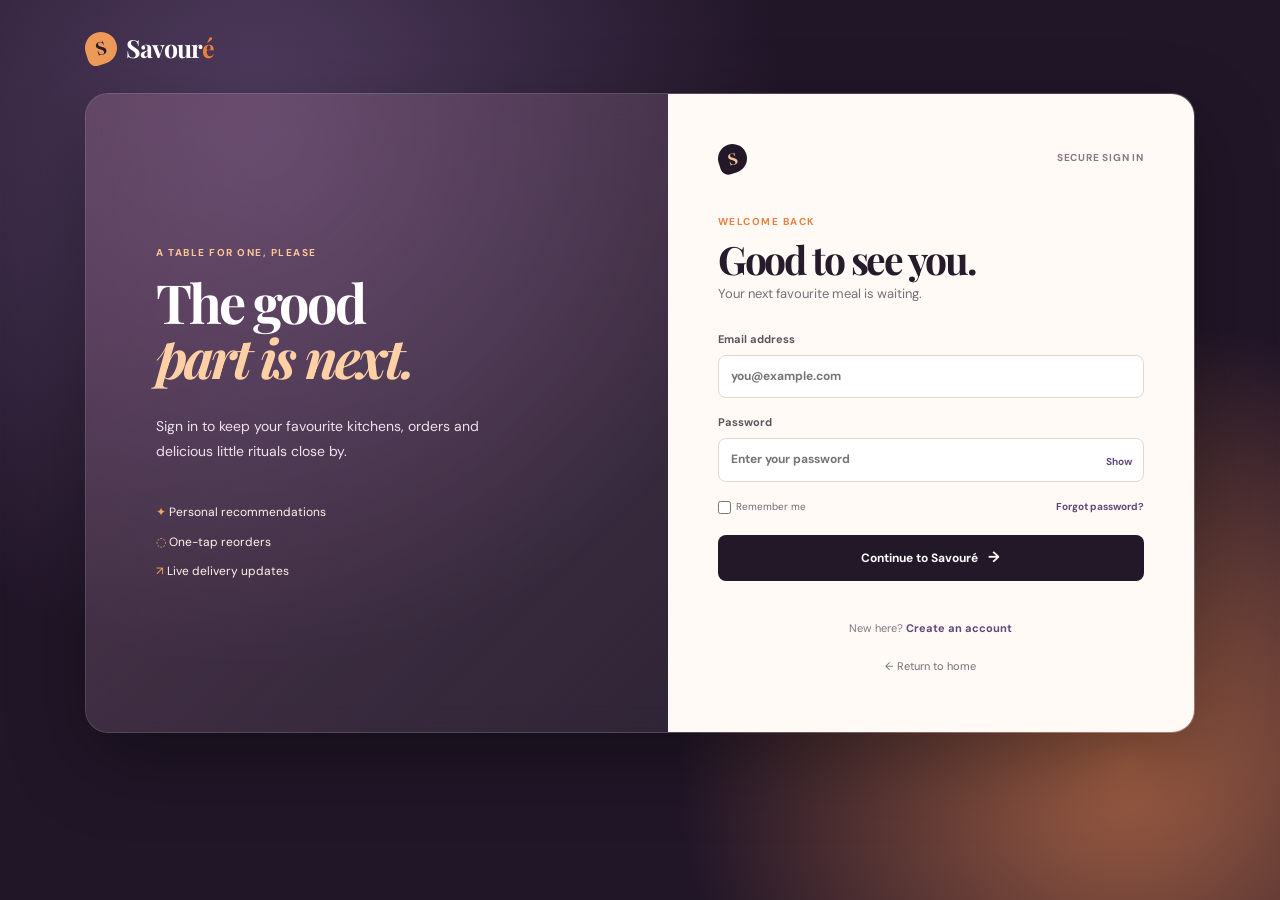
<file: login.html>
<!doctype html>
<html lang="en"><head><meta charset="UTF-8"><meta name="viewport" content="width=device-width, initial-scale=1.0"><meta name="theme-color" content="#211628"><title>Sign in — Savouré</title><link rel="preconnect" href="https://fonts.googleapis.com"><link rel="preconnect" href="https://fonts.gstatic.com" crossorigin><link href="https://fonts.googleapis.com/css2?family=DM+Sans:wght@400;500;600;700&family=Playfair+Display:ital,wght@0,600;0,700;1,600&display=swap" rel="stylesheet"><link rel="stylesheet" href="style.css"></head>
<body class="login-page"><main class="login-layout"><a class="brand login-brand" href="index.html"><span class="brand-mark">S</span><span>Savour<span>é</span></span></a><section class="login-scene"><div class="login-story"><p class="kicker">A TABLE FOR ONE, PLEASE</p><h1>The good<br><em>part is next.</em></h1><p>Sign in to keep your favourite kitchens, orders and delicious little rituals close by.</p><div class="login-benefits"><span>✦ Personal recommendations</span><span>◌ One-tap reorders</span><span>↗ Live delivery updates</span></div></div><div class="login-panel"><div class="panel-top"><span class="mini-mark">S</span><span>Secure sign in</span></div><p class="kicker">WELCOME BACK</p><h2>Good to see you.</h2><p class="login-intro">Your next favourite meal is waiting.</p><form id="loginForm" novalidate><label for="loginEmail">Email address<input id="loginEmail" type="email" placeholder="you@example.com" required autocomplete="email"></label><label for="loginPassword">Password<span class="password-wrap"><input id="loginPassword" type="password" placeholder="Enter your password" required minlength="4" autocomplete="current-password"><button type="button" id="togglePassword" aria-label="Show password">Show</button></span></label><div class="login-options"><label><input type="checkbox"> Remember me</label><a href="#">Forgot password?</a></div><button class="primary login-submit" type="submit">Continue to Savouré <b>→</b></button><p class="login-message" id="loginMessage" role="status"></p></form><p class="signup-text">New here? <a href="#">Create an account</a></p><a class="back-home" href="index.html">← Return to home</a></div></section></main><script src="login.js"></script></body></html>
</file>
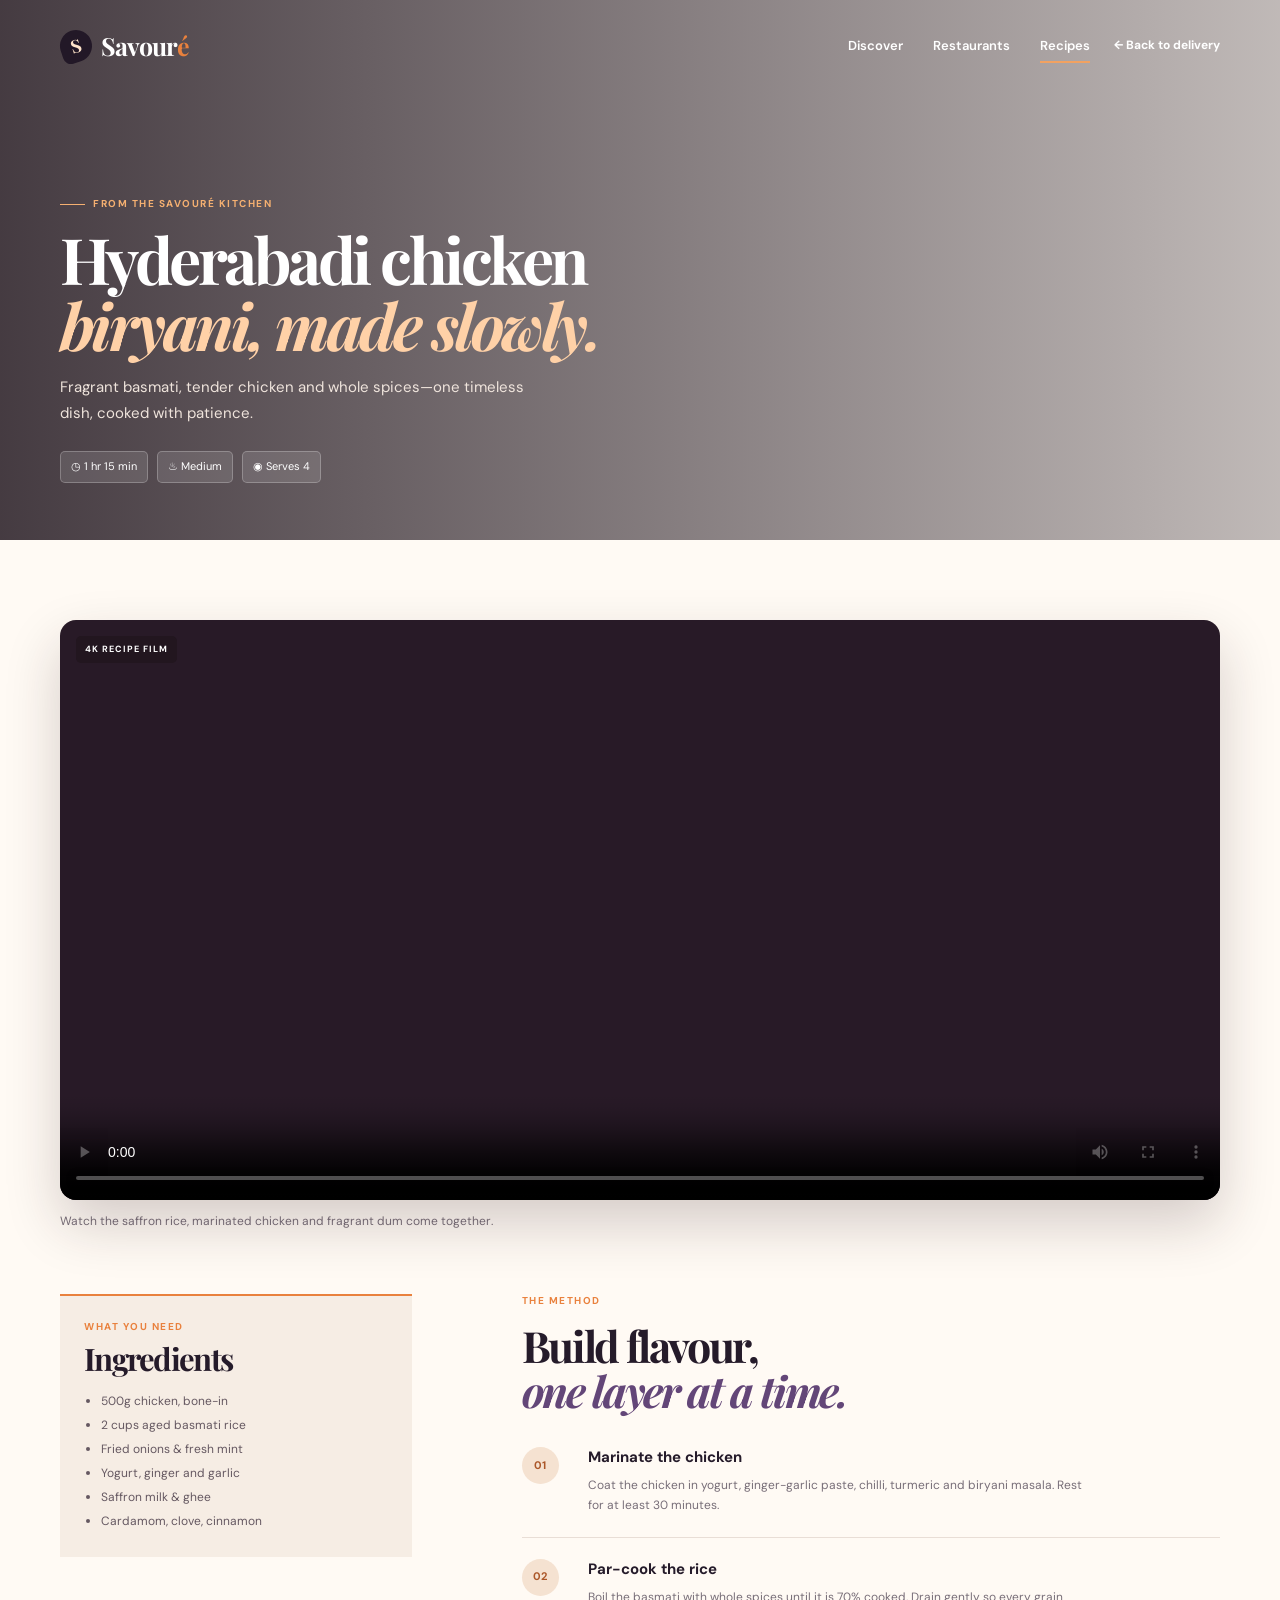
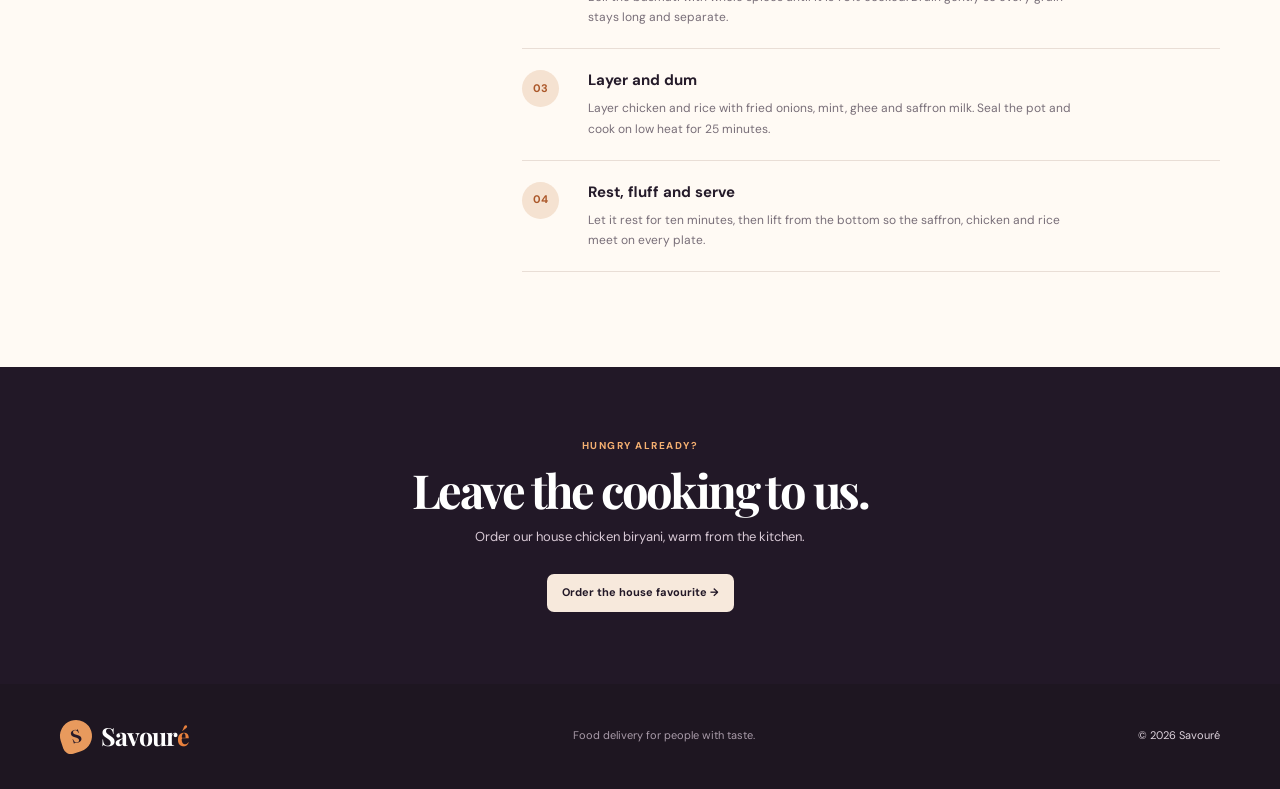
<file: recipe.html>
<!doctype html>
<html lang="en"><head><meta charset="UTF-8"><meta name="viewport" content="width=device-width, initial-scale=1.0"><meta name="theme-color" content="#221827"><title>Chicken Biryani Recipe — Savouré</title><link rel="preconnect" href="https://fonts.googleapis.com"><link rel="preconnect" href="https://fonts.gstatic.com" crossorigin><link href="https://fonts.googleapis.com/css2?family=DM+Sans:wght@400;500;600;700&family=Playfair+Display:ital,wght@0,600;0,700;1,600;1,700&display=swap" rel="stylesheet"><link rel="stylesheet" href="style.css"></head>
<body class="recipe-page"><header class="recipe-hero"><nav class="nav wrap"><a href="index.html" class="brand"><span class="brand-mark">S</span><span>Savour<span>é</span></span></a><div class="nav-links"><a href="index.html#discover">Discover</a><a href="index.html#restaurants">Restaurants</a><a class="active" href="recipe.html">Recipes</a></div><a class="recipe-home" href="index.html">← Back to delivery</a></nav><div class="recipe-hero-copy wrap"><p class="kicker"><i></i> FROM THE SAVOURÉ KITCHEN</p><h1>Hyderabadi chicken<br><em>biryani, made slowly.</em></h1><p>Fragrant basmati, tender chicken and whole spices—one timeless dish, cooked with patience.</p><div class="recipe-time"><span>◷ 1 hr 15 min</span><span>♨ Medium</span><span>◉ Serves 4</span></div></div></header>
<main><section class="recipe-video-section wrap"><div class="recipe-video"><video controls playsinline poster="https://images.unsplash.com/photo-1563379926898-05f4575a45d8?auto=format&fit=crop&w=1400&q=88" aria-label="Indian chicken biryani recipe making video"><source src="https://videos.pexels.com/video-files/30044483/30044483-hd_1920_1080_30fps.mp4" type="video/mp4"></video><span class="video-quality">4K RECIPE FILM</span></div><p class="video-caption">Watch the saffron rice, marinated chicken and fragrant dum come together.</p></section><section class="recipe-content wrap"><aside><p class="kicker">WHAT YOU NEED</p><h2>Ingredients</h2><ul><li>500g chicken, bone-in</li><li>2 cups aged basmati rice</li><li>Fried onions & fresh mint</li><li>Yogurt, ginger and garlic</li><li>Saffron milk & ghee</li><li>Cardamom, clove, cinnamon</li></ul></aside><section class="method"><p class="kicker">THE METHOD</p><h2>Build flavour,<br><em>one layer at a time.</em></h2><article><b>01</b><div><h3>Marinate the chicken</h3><p>Coat the chicken in yogurt, ginger-garlic paste, chilli, turmeric and biryani masala. Rest for at least 30 minutes.</p></div></article><article><b>02</b><div><h3>Par-cook the rice</h3><p>Boil the basmati with whole spices until it is 70% cooked. Drain gently so every grain stays long and separate.</p></div></article><article><b>03</b><div><h3>Layer and dum</h3><p>Layer chicken and rice with fried onions, mint, ghee and saffron milk. Seal the pot and cook on low heat for 25 minutes.</p></div></article><article><b>04</b><div><h3>Rest, fluff and serve</h3><p>Let it rest for ten minutes, then lift from the bottom so the saffron, chicken and rice meet on every plate.</p></div></article></section></section><section class="recipe-order"><div class="wrap"><p class="kicker">HUNGRY ALREADY?</p><h2>Leave the cooking to us.</h2><p>Order our house chicken biryani, warm from the kitchen.</p><a href="index.html#discover" class="light-button">Order the house favourite <b>→</b></a></div></section></main><footer><div class="footer-inner wrap"><a href="index.html" class="brand"><span class="brand-mark">S</span><span>Savour<span>é</span></span></a><p>Food delivery for people with taste.</p><span>© 2026 Savouré</span></div></footer></body></html>
</file>
<file: style.css>
:root{--ink:#251b2a;--deep:#221827;--violet:#634678;--saffron:#e9813d;--cream:#fffaf4;--paper:#fffefd;--muted:#786e78;--line:#e9ded6;--green:#256d58;--shadow:0 20px 55px rgba(56,30,43,.12)}*{box-sizing:border-box}html{scroll-behavior:smooth}body{margin:0;background:var(--cream);color:var(--ink);font-family:"DM Sans",sans-serif;line-height:1.45}.wrap{width:min(1160px,calc(100% - 48px));margin-inline:auto}button,input,textarea,select{font:inherit}button{cursor:pointer;border:0}img{display:block;max-width:100%}.sr-only{position:absolute;width:1px;height:1px;padding:0;margin:-1px;overflow:hidden;clip:rect(0,0,0,0);white-space:nowrap;border:0}.hero-shell{overflow:hidden;background:radial-gradient(circle at 81% 27%,#f7d5b7 0,rgba(247,213,183,.15) 19%,transparent 38%),linear-gradient(112deg,#fff8ef 0%,#f9eee7 100%);min-height:710px}.nav{height:92px;display:flex;align-items:center;justify-content:space-between;gap:24px}.brand{display:inline-flex;align-items:center;gap:9px;color:var(--deep);font-family:"Playfair Display",serif;font-size:25px;font-weight:700;text-decoration:none;letter-spacing:-1px}.brand>span:last-child>span{color:var(--saffron)}.brand-mark{display:grid;place-items:center;width:32px;height:32px;border-radius:50% 50% 50% 8px;background:var(--deep);color:#ffe4ca;font-size:18px;line-height:1;transform:rotate(-18deg)}.nav-links{display:flex;gap:30px;margin-left:auto}.nav-links a{color:#6c626b;text-decoration:none;font-size:13px;font-weight:600}.nav-links a:hover,.nav-links a.active{color:var(--deep)}.nav-links .active{position:relative}.nav-links .active:after{content:"";position:absolute;left:0;right:0;bottom:-8px;height:2px;background:var(--saffron)}.nav-actions{display:flex;align-items:center;gap:16px}.location{background:transparent;color:#5c505d;font-size:13px}.location:first-letter{color:var(--saffron);font-size:20px}.sign-in{background:transparent;color:var(--deep);font-size:13px;font-weight:700}.bag-button{padding:10px 13px;border-radius:10px;background:var(--deep);color:#fff;font-size:12px;font-weight:700}.bag-button span{display:inline-grid;place-items:center;width:18px;height:18px;margin-left:5px;border-radius:50%;background:#f3c59e;color:var(--deep);font-size:10px}.hero{padding:70px 0 90px;display:grid;grid-template-columns:1fr .88fr;align-items:center;gap:72px}.kicker{display:flex;align-items:center;gap:8px;margin:0;color:var(--saffron);font-size:10px;font-weight:700;letter-spacing:.15em}.kicker i{width:25px;height:1px;background:currentColor}.hero h1,.section-top h2,.section-title-row h2,.checkout h2,.membership h2{margin:14px 0 18px;font-family:"Playfair Display",serif;font-size:clamp(43px,5vw,67px);font-weight:600;line-height:1.03;letter-spacing:-.055em}.hero h1 em,.section-top h2 em,.section-title-row h2 em,.checkout h2 em,.membership h2 em{color:var(--violet);font-weight:600}.intro{max-width:470px;margin:0;color:var(--muted);font-size:16px;line-height:1.75}.search{max-width:540px;margin-top:30px;padding:6px 7px 6px 18px;display:flex;align-items:center;gap:11px;border:1px solid rgba(142,109,96,.18);border-radius:12px;background:rgba(255,255,255,.8);box-shadow:0 14px 30px rgba(73,43,41,.09)}.search>span{font-size:25px;color:var(--saffron)}.search input{min-width:0;flex:1;border:0;outline:0;background:transparent;color:var(--ink);font-size:13px}.search input::placeholder{color:#a59aa1}.search button,.primary{padding:12px 17px;border-radius:8px;background:var(--deep);color:#fff;font-size:12px;font-weight:700;transition:.2s}.search button:hover,.primary:hover{background:var(--violet);transform:translateY(-1px)}button b{margin-left:7px;font-size:15px}.hero-proof{display:flex;align-items:center;gap:11px;margin-top:19px;color:#746a72;font-size:11px}.hero-proof strong{color:var(--deep)}.hero-proof>i{width:3px;height:3px;border-radius:50%;background:#bfafb1}.hero-dish{position:relative;width:min(100%,465px);justify-self:end}.hero-image-wrap{height:480px;overflow:hidden;border-radius:48% 48% 16px 16px;box-shadow:22px 27px 0 #eed4bd,0 28px 50px rgba(76,41,36,.2)}.hero-image-wrap img{width:100%;height:100%;object-fit:cover}.dish-card{position:absolute;bottom:25px;left:-65px;display:flex;align-items:center;gap:11px;padding:13px;border:1px solid rgba(255,255,255,.75);border-radius:13px;background:rgba(255,253,250,.94);box-shadow:0 14px 31px rgba(58,31,37,.17);backdrop-filter:blur(8px)}.dish-icon{display:grid;place-items:center;width:36px;height:36px;border-radius:10px;background:#fae2ce;color:var(--saffron)}.dish-card small,.dish-card strong,.dish-card em{display:block}.dish-card small{font-size:8px;letter-spacing:.1em;color:#998c91}.dish-card strong{font-size:12px}.dish-card em{color:var(--saffron);font-size:10px;font-style:normal}.dish-card button{padding:8px 9px;border:1px solid var(--line);border-radius:7px;background:#fff;color:var(--violet);font-size:10px;font-weight:700}.rating-orb{position:absolute;right:-30px;top:72px;display:grid;place-items:center;width:76px;height:76px;border-radius:50%;background:#e88b4b;color:white;box-shadow:0 8px 20px rgba(173,83,29,.21);transform:rotate(10deg)}.rating-orb b{font-size:20px;line-height:1}.rating-orb span{font-size:11px}.rating-orb small{font-size:8px}.trust{display:grid;grid-template-columns:repeat(3,1fr);gap:45px;padding:31px 10px;border-bottom:1px solid var(--line)}.trust article{display:flex;align-items:center;gap:13px}.trust article>span{display:grid;place-items:center;width:35px;height:35px;border-radius:50%;background:#f4e9de;color:var(--saffron)}.trust b,.trust small{display:block}.trust b{font-size:12px}.trust small{margin-top:2px;color:var(--muted);font-size:11px}.featured,.categories,.restaurants,.bag-section{padding-top:105px}.section-top,.section-title-row{display:flex;justify-content:space-between;align-items:end;gap:35px}.section-top h2,.section-title-row h2{font-size:40px;margin-bottom:0}.section-top>p{max-width:315px;margin:0 0 3px;color:var(--muted);font-size:13px;line-height:1.7}.feature-layout{display:grid;grid-template-columns:1.12fr .88fr;min-height:410px;margin-top:35px;border:1px solid var(--line);border-radius:18px;overflow:hidden;background:var(--paper)}.feature-photo{position:relative;overflow:hidden}.feature-photo img{width:100%;height:100%;object-fit:cover}.feature-photo span,.restaurant-image span{position:absolute;top:15px;left:15px;padding:6px 8px;border-radius:5px;background:#fff9f1;color:#9d4d21;font-size:9px;font-weight:700;letter-spacing:.08em;text-transform:uppercase}.feature-details{align-self:center;padding:42px}.feature-details h3{margin:13px 0;font-family:"Playfair Display",serif;font-size:35px;line-height:1.1;letter-spacing:-.04em}.stars{color:#d77835;font-size:13px;letter-spacing:1px}.stars span{margin-left:7px;color:var(--muted);font-size:11px;letter-spacing:0}.description{color:var(--muted);font-size:13px;line-height:1.75}.food-meta{display:flex;flex-wrap:wrap;gap:9px;margin:20px 0}.food-meta span{padding:5px 8px;border-radius:4px;background:#f7f0e9;color:#6e5c60;font-size:10px}.primary{min-height:42px}.categories{padding-bottom:105px}.quiet-button{padding:9px 0;background:transparent;color:var(--violet);font-size:12px;font-weight:700}.category-list{display:grid;grid-template-columns:repeat(6,1fr);gap:16px;margin-top:30px}.category-card{padding:0;background:transparent;color:var(--ink);font-size:12px;font-weight:700;text-align:center}.category-card img{width:100%;aspect-ratio:1;object-fit:cover;border:2px solid transparent;border-radius:50%;transition:.2s}.category-card span{display:block;margin-top:9px}.category-card:hover img,.category-card.active img{border-color:var(--saffron);transform:translateY(-3px)}.restaurants{padding-bottom:105px;background:linear-gradient(180deg,transparent,#fbf4ed 58%,transparent)}.muted{margin:9px 0 0;color:var(--muted);font-size:12px}.filters{display:flex;gap:8px;margin:27px 0}.filter{padding:8px 13px;border:1px solid var(--line);border-radius:999px;background:var(--paper);color:#655b62;font-size:11px}.filter.active{border-color:var(--deep);background:var(--deep);color:white}.restaurant-list{display:grid;grid-template-columns:repeat(3,1fr);gap:19px}.restaurant-card{overflow:hidden;border:1px solid #eee3dc;border-radius:13px;background:var(--paper);box-shadow:0 9px 25px rgba(69,36,35,.05);transition:transform .2s,box-shadow .2s}.restaurant-card:hover{transform:translateY(-4px);box-shadow:var(--shadow)}.restaurant-image{position:relative;height:178px}.restaurant-image img{width:100%;height:100%;object-fit:cover}.restaurant-info{padding:14px}.restaurant-info>div{display:flex;justify-content:space-between;align-items:center;gap:8px}.restaurant-info h3{margin:0;font-size:15px}.rating{padding:4px 6px;border-radius:4px;background:#e4f3eb;color:var(--green);font-size:10px}.restaurant-info p{margin:5px 0;color:var(--muted);font-size:11px}.restaurant-info small{color:#81777e;font-size:10px}.restaurant-info small i{display:inline-block;width:3px;height:3px;margin:0 5px 2px;border-radius:50%;background:#c0b2b1}.add-button{width:100%;margin-top:15px;padding:10px;border:1px solid #ded2cc;border-radius:7px;background:#fff;color:var(--violet);font-size:11px;font-weight:700}.add-button:hover{border-color:var(--violet);background:#faf8fd}.no-results{padding:30px;text-align:center;color:var(--muted)}.membership{overflow:hidden;background:var(--deep);color:#fff}.membership-inner{min-height:340px;padding:53px 30px;display:flex;align-items:center;justify-content:space-between;position:relative}.membership .kicker{color:#f6ad6f}.membership h2{margin:11px 0;font-size:47px}.membership h2 em{color:#f6ad6f}.membership p:not(.kicker){max-width:390px;color:#d7cbd7;font-size:13px}.light-button{margin-top:10px;padding:11px 15px;border-radius:7px;background:#f7e9dc;color:var(--deep);font-size:11px;font-weight:700}.club-stat{display:grid;place-items:center;width:230px;height:230px;border:1px solid rgba(255,255,255,.22);border-radius:50%;background:radial-gradient(circle,#6d4b6e,#35253a);transform:rotate(11deg);text-align:center}.club-stat span{font-size:10px;letter-spacing:.15em}.club-stat strong{font-family:"Playfair Display",serif;font-size:69px;line-height:.85}.club-stat strong small{font-size:28px}.club-stat b{max-width:105px;font-size:11px}.bag-section{padding-bottom:105px}.empty-bag{padding:48px;border:1px dashed #d9cac2;border-radius:12px;text-align:center;color:var(--muted)}.empty-bag span{color:var(--saffron);font-size:28px}.cart-item{display:grid;grid-template-columns:58px 1fr auto auto 25px;align-items:center;gap:17px;padding:13px 0;border-bottom:1px solid var(--line)}.cart-item img{width:58px;height:48px;object-fit:cover;border-radius:7px}.cart-item h3,.cart-item p{margin:0}.cart-item h3{font-size:13px}.cart-item p{margin-top:3px;color:var(--muted);font-size:11px}.cart-item strong{font-size:13px}.quantity{display:flex;align-items:center;gap:8px}.quantity button{display:grid;place-items:center;width:25px;height:25px;border:1px solid var(--line);border-radius:50%;background:#fff;color:var(--violet)}.quantity span{font-size:12px;font-weight:700}.remove{background:transparent;color:#9e8d92;font-size:22px}.cart-total{display:flex;justify-content:space-between;align-items:center;margin-top:18px;padding:17px 19px;border-radius:11px;background:#f5ebe4}.cart-total small,.cart-total strong{display:block}.cart-total small{color:var(--muted);font-size:10px}.cart-total strong{font-size:18px}.checkout{display:grid;grid-template-columns:.8fr 1.2fr;gap:70px;padding:70px 0 100px;border-top:1px solid var(--line)}.checkout h2{font-size:42px}.checkout-copy>p:not(.kicker){color:var(--muted);font-size:13px;line-height:1.7}.checkout-form{display:grid;grid-template-columns:1fr 1fr;gap:15px}.checkout-form label{color:#645962;font-size:11px;font-weight:700}.checkout-form input,.checkout-form textarea,.checkout-form select{display:block;width:100%;margin-top:6px;padding:11px;border:1px solid #e5d8d1;border-radius:7px;outline:0;background:#fff;color:var(--ink);font-size:12px}.checkout-form input:focus,.checkout-form textarea:focus,.checkout-form select:focus{border-color:var(--violet);box-shadow:0 0 0 3px #eeebf5}.wide{grid-column:1/-1}.checkout-form .primary{justify-self:start}.order-message{margin:0;color:var(--green);font-size:12px}footer{background:#1e1621;color:#ded3dd}.footer-inner{min-height:105px;display:flex;align-items:center;justify-content:space-between;gap:30px;font-size:11px}.footer-inner .brand{color:#fff}.footer-inner .brand-mark{background:#e89a5d;color:#281a28}.footer-inner p{margin:0;color:#a99ba9}@media(max-width:800px){.nav-links,.location{display:none}.nav{height:75px}.hero{grid-template-columns:1fr;padding:53px 0 70px}.hero-dish{justify-self:center;width:min(86%,430px);margin-top:5px}.hero-image-wrap{height:390px}.dish-card{left:-20px}.rating-orb{right:-18px}.trust{gap:18px}.featured,.categories,.restaurants,.bag-section{padding-top:70px}.feature-layout,.checkout{grid-template-columns:1fr}.feature-photo{height:300px}.checkout{gap:22px}.restaurant-list{grid-template-columns:repeat(2,1fr)}.membership-inner{padding-inline:5px}.club-stat{width:180px;height:180px}.category-list{grid-template-columns:repeat(3,1fr);row-gap:25px}.checkout-form{grid-template-columns:1fr}.checkout-form .wide{grid-column:auto}}@media(max-width:540px){.wrap{width:min(100% - 30px,1160px)}.nav-actions{gap:9px}.sign-in{display:none}.hero h1{font-size:43px}.hero-proof{flex-wrap:wrap}.hero-dish{width:calc(100% - 18px)}.hero-image-wrap{height:340px}.dish-card{left:-7px;bottom:14px}.dish-card button{display:none}.trust{grid-template-columns:1fr;gap:15px;padding:25px 0}.section-top,.section-title-row{align-items:start;flex-direction:column;gap:16px}.section-top h2,.section-title-row h2{font-size:34px}.feature-details{padding:28px}.feature-details h3{font-size:30px}.restaurant-list{grid-template-columns:1fr}.membership-inner{min-height:410px;align-items:start;padding-top:50px}.club-stat{position:absolute;right:-28px;bottom:-35px;width:190px;height:190px}.cart-item{grid-template-columns:48px 1fr auto 20px;gap:9px}.cart-item img{width:48px;height:43px}.quantity{grid-row:2;grid-column:2}.cart-item strong{grid-row:2;grid-column:3}.cart-total{align-items:stretch;flex-direction:column;gap:12px}.footer-inner{padding:25px 0;min-height:0;align-items:flex-start;flex-direction:column;gap:11px}}@media(prefers-reduced-motion:reduce){*,*:before,*:after{scroll-behavior:auto!important;transition:none!important}}
/* Homepage video and Savouré sign-in experience */
.recipe-gif{position:relative;background:#3c2521}.recipe-gif>img{width:100%;height:100%;object-fit:cover;animation:recipe-pan 7s ease-in-out infinite}.video-label{position:absolute;z-index:2;left:20px;top:20px;display:flex;align-items:center;gap:6px;padding:7px 9px;border-radius:5px;background:rgba(33,23,28,.58);color:#fff;font-size:8px;font-weight:700;letter-spacing:.1em;backdrop-filter:blur(5px)}.video-label i{width:6px;height:6px;border-radius:50%;background:#ff9c58;box-shadow:0 0 0 3px rgba(255,156,88,.22);animation:pulse 1.4s ease-in-out infinite}.recipe-gif:after{content:"";position:absolute;inset:0;background:linear-gradient(180deg,rgba(38,22,18,.08),transparent 45%,rgba(38,22,18,.3));pointer-events:none}.recipe-gif-steam{position:absolute;z-index:1;top:22%;left:42%;display:flex;gap:30px;height:105px}.recipe-gif-steam i{width:14px;border-radius:50%;border-left:3px solid rgba(255,246,228,.75);filter:blur(.3px);animation:steam 3.6s ease-in-out infinite}.recipe-gif-steam i:nth-child(2){height:85px;animation-delay:1s}.recipe-gif-steam i:nth-child(3){height:65px;animation-delay:2s}.recipe-step{position:absolute;z-index:2;right:17px;bottom:18px;padding:8px 10px;border-radius:6px;background:rgba(255,250,244,.9);color:var(--deep);font-size:9px;font-weight:700;letter-spacing:.06em;box-shadow:0 8px 20px rgba(34,19,19,.18)}.recipe-step b{color:var(--saffron)}.recipe-step em{font-style:normal;text-transform:uppercase}@keyframes recipe-pan{0%,100%{transform:scale(1.04) translate(0,0)}50%{transform:scale(1.15) translate(-2%,-1%)}}@keyframes steam{0%{opacity:0;transform:translateY(23px) scaleX(.65)}35%{opacity:.9}100%{opacity:0;transform:translateY(-20px) scaleX(1.2)}}@keyframes pulse{50%{transform:scale(1.3);opacity:.65}}
.login-page{min-height:100vh;background:radial-gradient(circle at 20% 15%,#523d61,transparent 33rem),radial-gradient(circle at 88% 85%,#9f5e43,transparent 28rem),#211628;color:#fff}.login-layout{min-height:100vh;padding:28px;position:relative}.login-brand{position:absolute;z-index:2;top:30px;left:max(28px,calc((100% - 1110px)/2));color:#fff}.login-brand .brand-mark{background:#ed9a59;color:#2b1b2c}.login-scene{width:min(1110px,100%);min-height:640px;margin:65px auto 0;display:grid;grid-template-columns:1.05fr .95fr;overflow:hidden;border:1px solid rgba(255,255,255,.16);border-radius:23px;background:rgba(255,255,255,.07);box-shadow:0 28px 80px rgba(0,0,0,.33);backdrop-filter:blur(14px)}.login-story{padding:70px;display:flex;flex-direction:column;justify-content:center;background:linear-gradient(135deg,rgba(133,84,121,.38),rgba(23,16,35,.05)),url('https://images.unsplash.com/photo-1515003197210-e0cd71810b5f?auto=format&fit=crop&w=1200&q=80') center/cover}.login-story .kicker{color:#ffc794}.login-story h1,.login-panel h2{margin:15px 0;font-family:"Playfair Display",serif;font-size:54px;line-height:1.02;letter-spacing:-.055em}.login-story h1 em{color:#ffd0a5}.login-story>p:not(.kicker){max-width:380px;color:#eee2ed;font-size:14px;line-height:1.75}.login-benefits{display:grid;gap:12px;margin-top:27px}.login-benefits span{color:#fff4e9;font-size:12px}.login-benefits span:first-letter{color:#f3a65f}.login-panel{padding:50px;background:#fffaf6;color:var(--ink)}.panel-top{display:flex;align-items:center;justify-content:space-between;margin-bottom:42px;color:#877983;font-size:10px;font-weight:700;letter-spacing:.08em;text-transform:uppercase}.mini-mark{display:grid;place-items:center;width:29px;height:29px;border-radius:50% 50% 50% 8px;background:var(--deep);color:#f5c39b;font-family:"Playfair Display",serif;font-size:16px;transform:rotate(-18deg)}.login-panel .kicker{color:var(--saffron)}.login-panel h2{margin:10px 0 6px;font-size:39px}.login-intro{margin:0 0 28px;color:var(--muted);font-size:13px}.login-panel form>label{display:block;margin-top:17px;color:#5d535b;font-size:11px;font-weight:700}.login-panel input{width:100%;margin-top:7px;padding:12px;border:1px solid #e3d7d1;border-radius:8px;outline:0;background:#fff;color:var(--ink);font-size:12px}.login-panel input:focus{border-color:var(--violet);box-shadow:0 0 0 3px #efebf2}.password-wrap{position:relative;display:block}.password-wrap input{padding-right:52px}.password-wrap button{position:absolute;right:7px;top:50%;padding:5px;background:transparent;color:var(--violet);font-size:10px;font-weight:700;transform:translateY(-27%)}.login-options{display:flex;align-items:center;justify-content:space-between;margin:18px 0;color:#756a72;font-size:10px}.login-options label{display:flex;align-items:center;gap:5px}.login-options input{width:auto;margin:0}.login-options a,.signup-text a{color:var(--violet);font-weight:700;text-decoration:none}.login-submit{width:100%;margin-top:3px}.login-message{min-height:20px;margin:9px 0 0;color:#a04e2a;font-size:11px}.login-message.success{color:var(--green)}.signup-text{text-align:center;color:#837680;font-size:11px}.back-home{display:block;margin-top:22px;color:#786b76;font-size:11px;text-align:center;text-decoration:none}@media(max-width:700px){.login-layout{padding:18px}.login-brand{top:20px;left:22px}.login-scene{display:block;min-height:0;margin-top:60px}.login-story{min-height:280px;padding:75px 30px 35px}.login-story h1{font-size:40px}.login-benefits{display:none}.login-panel{padding:33px 25px}.panel-top{margin-bottom:25px}.login-panel h2{font-size:34px}}@media(max-width:420px){.login-story{min-height:230px}.login-story>p:not(.kicker){font-size:12px}.login-options{gap:8px}.login-options a{white-space:nowrap}}
.ai-picker{display:grid;grid-template-columns:.8fr 1.2fr;gap:16px;align-items:center;margin-top:26px;padding:18px 20px;border:1px solid #e7d7ca;border-radius:13px;background:linear-gradient(100deg,#fff6ed,#fbf5ff);box-shadow:0 12px 28px rgba(87,56,56,.06)}.ai-picker>div{display:flex;align-items:center;gap:11px}.ai-spark{display:grid;place-items:center;flex:none;width:36px;height:36px;border-radius:11px;background:var(--deep);color:#ffd19d}.ai-picker p{margin:0}.ai-picker p b,.ai-picker p small{display:block}.ai-picker p b{font-size:12px}.ai-picker p small{margin-top:2px;color:var(--muted);font-size:10px}.ai-picker form{display:flex;gap:8px}.ai-picker input{min-width:0;flex:1;padding:10px 11px;border:1px solid #e1d4d0;border-radius:7px;outline:0;background:#fff;color:var(--ink);font-size:11px}.ai-picker input:focus{border-color:var(--violet);box-shadow:0 0 0 3px #eeebf5}.ai-picker .primary{min-height:0;padding:10px 12px;white-space:nowrap;font-size:10px}.ai-result{grid-column:1/-1;padding-top:2px;color:var(--green);font-size:11px}.ai-result:empty{display:none}@media(max-width:700px){.ai-picker{grid-template-columns:1fr}.ai-picker form{flex-direction:column}.ai-picker .primary{width:100%}}
.recipe-gif{isolation:isolate;border:7px solid rgba(255,250,243,.58);box-shadow:inset 0 0 0 1px rgba(68,34,22,.22),22px 27px 0 #eed4bd,0 28px 50px rgba(76,41,36,.2)}.recipe-gif>img{filter:saturate(1.14) contrast(1.04) brightness(.88);animation:recipe-pan 9s cubic-bezier(.4,0,.2,1) infinite}.recipe-gif:before{content:"✦  ·  ✦  ·  ✦";position:absolute;z-index:1;left:-5%;right:-5%;bottom:25%;color:rgba(255,207,117,.62);font-size:15px;letter-spacing:2.2em;text-align:center;text-shadow:0 1px 8px rgba(50,17,7,.62);animation:spice-drift 7s linear infinite}.recipe-gif:after{z-index:1;background:linear-gradient(180deg,rgba(27,15,11,.3),transparent 38%,rgba(27,15,11,.52));mix-blend-mode:multiply}.recipe-gif-steam{z-index:2;top:19%;left:39%;gap:25px}.recipe-gif-steam i{width:17px;border-left-width:4px;border-color:rgba(255,247,232,.82);filter:drop-shadow(0 3px 5px rgba(54,22,11,.25))}.video-label{left:18px;top:18px;border:1px solid rgba(255,255,255,.2);background:rgba(35,18,18,.62)}.recipe-step{right:16px;bottom:16px;min-width:190px;padding:10px 12px 16px;border:1px solid rgba(255,255,255,.72);border-radius:8px;background:rgba(255,250,244,.94);backdrop-filter:blur(9px);letter-spacing:.08em}.recipe-step:after{content:"";position:absolute;right:12px;bottom:8px;left:12px;height:2px;border-radius:9px;background:linear-gradient(90deg,var(--saffron) 0 25%,#eadfd7 25% 100%);animation:recipe-progress 9.6s steps(4,end) infinite}.recipe-step b{display:inline-block;min-width:18px}.recipe-step em{display:inline-block;min-width:126px;animation:step-fade 2.4s ease-in-out infinite}@keyframes spice-drift{0%{transform:translateX(-7%) rotate(-2deg);opacity:0}20%,80%{opacity:1}100%{transform:translateX(7%) rotate(2deg);opacity:0}}@keyframes recipe-progress{0%,24%{background:linear-gradient(90deg,var(--saffron) 0 25%,#eadfd7 25% 100%)}25%,49%{background:linear-gradient(90deg,var(--saffron) 0 50%,#eadfd7 50% 100%)}50%,74%{background:linear-gradient(90deg,var(--saffron) 0 75%,#eadfd7 75% 100%)}75%,100%{background:var(--saffron)}}@keyframes step-fade{50%{opacity:.55;transform:translateY(-1px)}}@media(max-width:540px){.recipe-gif{border-width:5px}.recipe-gif-steam{left:36%;transform:scale(.82)}.recipe-step{right:10px;bottom:10px;min-width:173px;font-size:8px}.video-label{left:12px;top:12px}}@media(prefers-reduced-motion:reduce){.recipe-gif>img,.recipe-gif:before,.recipe-gif-steam i,.video-label i,.recipe-step:after,.recipe-step em{animation:none}}
.hero-food-logo{display:inline-flex;align-items:center;gap:8px;margin-bottom:11px;color:#9d582f;text-decoration:none}.hero-food-logo img{width:45px;height:45px;object-fit:contain;filter:drop-shadow(0 5px 7px rgba(143,77,38,.18));transition:transform .25s ease}.hero-food-logo span{padding:6px 8px;border-left:1px solid #e6cbbb;font-size:8px;font-weight:700;letter-spacing:.16em}.hero-food-logo:hover img{transform:rotate(-8deg) scale(1.08)}@media(max-width:540px){.hero-food-logo{margin-bottom:7px}.hero-food-logo img{width:39px;height:39px}}
/* Premium Indian recipe page */
.recipe-page{background:#fffaf4}.recipe-hero{min-height:540px;color:#fff;background:linear-gradient(90deg,rgba(28,17,26,.82),rgba(28,17,26,.28)),url('https://images.unsplash.com/photo-1563379926898-05f4575a45d8?auto=format&fit=crop&w=1900&q=90') center/cover}.recipe-hero .nav{position:relative;z-index:1}.recipe-hero .brand,.recipe-hero .nav-links a{color:#fff}.recipe-hero .nav-links .active:after{background:#f2a261}.recipe-home{color:#fff;text-decoration:none;font-size:12px;font-weight:700}.recipe-hero-copy{padding-top:105px}.recipe-hero-copy .kicker{color:#f5b071}.recipe-hero-copy h1,.recipe-content h2,.recipe-order h2{margin:14px 0;font-family:"Playfair Display",serif;font-size:clamp(43px,5vw,64px);line-height:1.04;letter-spacing:-.055em}.recipe-hero-copy h1 em,.recipe-content h2 em{color:#ffd1a7}.recipe-hero-copy>p:not(.kicker){max-width:470px;color:#efe4dc;font-size:15px;line-height:1.75}.recipe-time{display:flex;flex-wrap:wrap;gap:9px;margin-top:25px}.recipe-time span{padding:7px 10px;border:1px solid rgba(255,255,255,.24);border-radius:5px;background:rgba(255,255,255,.12);font-size:11px}.recipe-video-section{padding:80px 0 64px}.recipe-video{position:relative;overflow:hidden;border-radius:16px;background:#281a27;box-shadow:0 24px 55px rgba(45,25,30,.2)}.recipe-video video{display:block;width:100%;max-height:620px;object-fit:cover}.video-quality{position:absolute;top:16px;left:16px;padding:7px 9px;border-radius:5px;background:rgba(32,20,28,.7);color:#fff;font-size:9px;font-weight:700;letter-spacing:.11em}.video-caption{margin:13px 0 0;color:var(--muted);font-size:12px}.recipe-content{display:grid;grid-template-columns:.67fr 1.33fr;gap:110px;padding-bottom:95px}.recipe-content aside{align-self:start;padding:24px;border-top:2px solid var(--saffron);background:#f6ede4}.recipe-content aside h2{margin:7px 0 15px;font-size:31px}.recipe-content ul{margin:0;padding-left:17px;color:#655861;font-size:12px;line-height:2}.method h2{color:var(--ink);font-size:43px}.method h2 em{color:var(--violet)}.method article{display:grid;grid-template-columns:48px 1fr;gap:18px;padding:21px 0;border-bottom:1px solid var(--line)}.method article>b{display:grid;place-items:center;width:37px;height:37px;border-radius:50%;background:#f5e2d1;color:#ab5729;font-size:11px}.method article h3{margin:0;font-size:15px}.method article p{max-width:500px;margin:6px 0 0;color:var(--muted);font-size:12px;line-height:1.7}.recipe-order{padding:72px 0;background:var(--deep);color:#fff;text-align:center}.recipe-order .kicker{justify-content:center;color:#f5b071}.recipe-order h2{margin:12px 0;font-size:47px}.recipe-order p:not(.kicker){color:#d8c9d5;font-size:13px}.recipe-order .light-button{display:inline-block;margin-top:14px;text-decoration:none}@media(max-width:700px){.recipe-hero{min-height:480px}.recipe-hero .nav-links{display:none}.recipe-home{font-size:11px}.recipe-hero-copy{padding-top:85px}.recipe-content{grid-template-columns:1fr;gap:45px}.recipe-content aside{order:2}.recipe-video-section{padding:55px 0 45px}.recipe-content{padding-bottom:65px}.recipe-order{padding:58px 0}.recipe-order h2{font-size:36px}}
</file>
